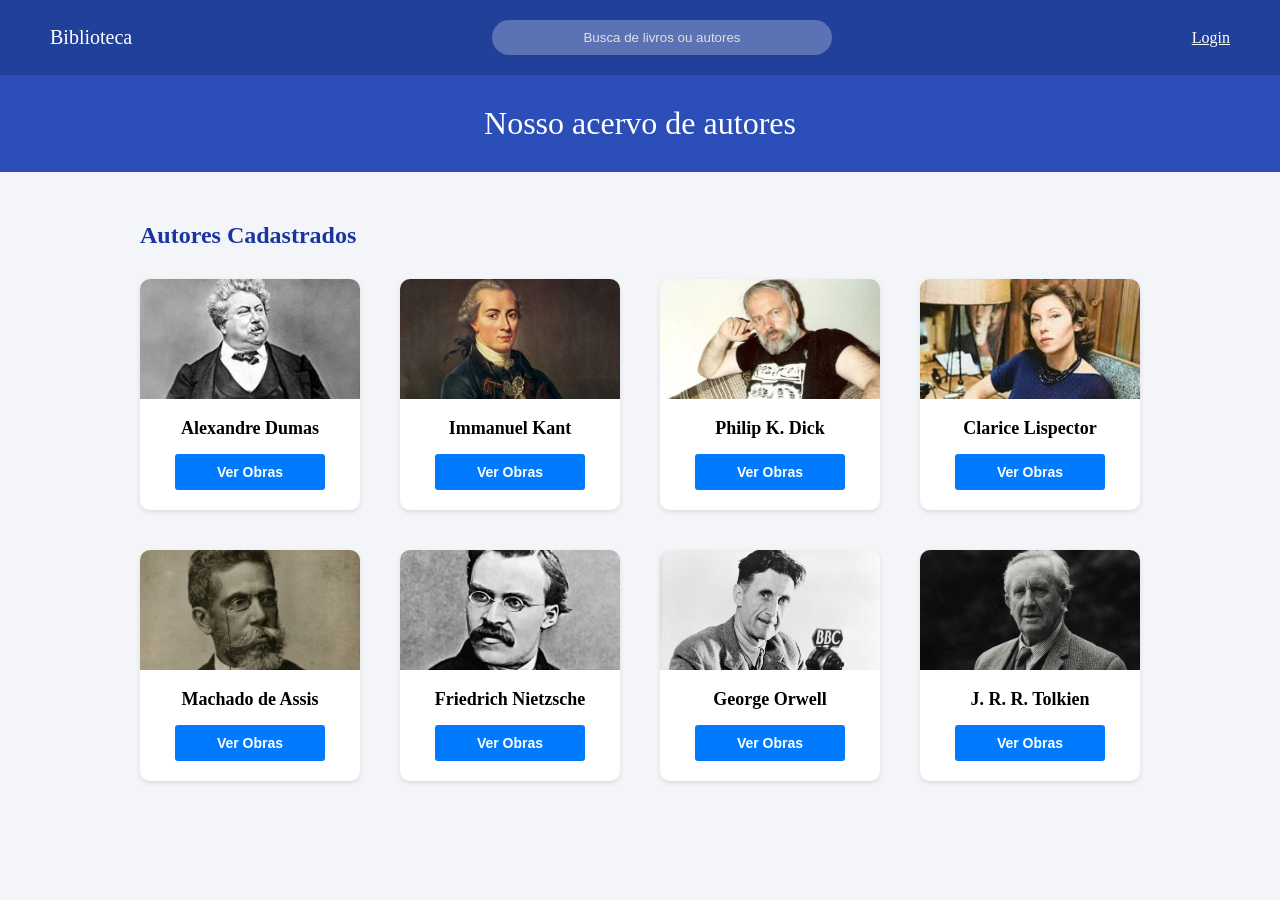
<file: public/index.html>
<!DOCTYPE html>
<html lang="pt-br">
<head>
    <meta charset="UTF-8">
    <meta name="description" content="Acervo Biblioteca">
    <meta name="author" content="João Abreu">
    <link rel="stylesheet" href="style.css">
    <title>Acervo</title>
</head>
<body>

    <header>
        <div class="logo">Biblioteca</div>
        <form class="busca">
            <input type="text" placeholder="Busca de livros ou autores">
        </form>
        <a href="#" class="link-login">Login</a>
    </header>

    <div class="faixa-azul">
        <h1>Nosso acervo de autores</h1>
    </div>

    <main class="container">
        <h2 class="titulo-secao">Autores Cadastrados</h2>

        <div class="lista-autores">
            
            <article class="cartao-autor">
                <figure>
                    <img src="Img\dumas.jpg" class="foto-autor">
                    <figcaption>Alexandre Dumas</figcaption>
                </figure>
                <button class="botao-obras">Ver Obras</button>
            </article>

            <article class="cartao-autor">
                <figure>
                    <img src="Img/kant.jpg" class="foto-autor">
                    <figcaption>Immanuel Kant</figcaption>
                </figure>
                <button class="botao-obras">Ver Obras</button>
            </article>

            <article class="cartao-autor">
                <figure>
                    <img src="Img/kdick.jpg" class="foto-autor">
                    <figcaption>Philip K. Dick</figcaption>
                </figure>
                <button class="botao-obras">Ver Obras</button>
            </article>

            <article class="cartao-autor">
                <figure>
                    <img src="Img/lispector.jpg" class="foto-autor">
                    <figcaption>Clarice Lispector</figcaption>
                </figure>
                <button class="botao-obras">Ver Obras</button>
            </article>

            <article class="cartao-autor">
                <figure>
                    <img src="Img/machado.jpg" class="foto-autor">
                    <figcaption>Machado de Assis</figcaption>
                </figure>
                <button class="botao-obras">Ver Obras</button>
            </article>

            <article class="cartao-autor">
                <figure>
                    <img src="Img/nietzsche.jpg" class="foto-autor">
                    <figcaption>Friedrich Nietzsche</figcaption>
                </figure>
                <button class="botao-obras">Ver Obras</button>
            </article>

            <article class="cartao-autor">
                <figure>
                    <img src="Img/orwell.jpg" class="foto-autor">
                    <figcaption>George Orwell</figcaption>
                </figure>
                <button class="botao-obras">Ver Obras</button>
            </article>

            <article class="cartao-autor">
                <figure>
                    <img src="Img/tolkien.jpg" class="foto-autor">
                    <figcaption>J. R. R. Tolkien</figcaption>
                </figure>
                <button class="botao-obras">Ver Obras</button>
            </article>

        </div>
    </main>

</body>
</html>
</file>
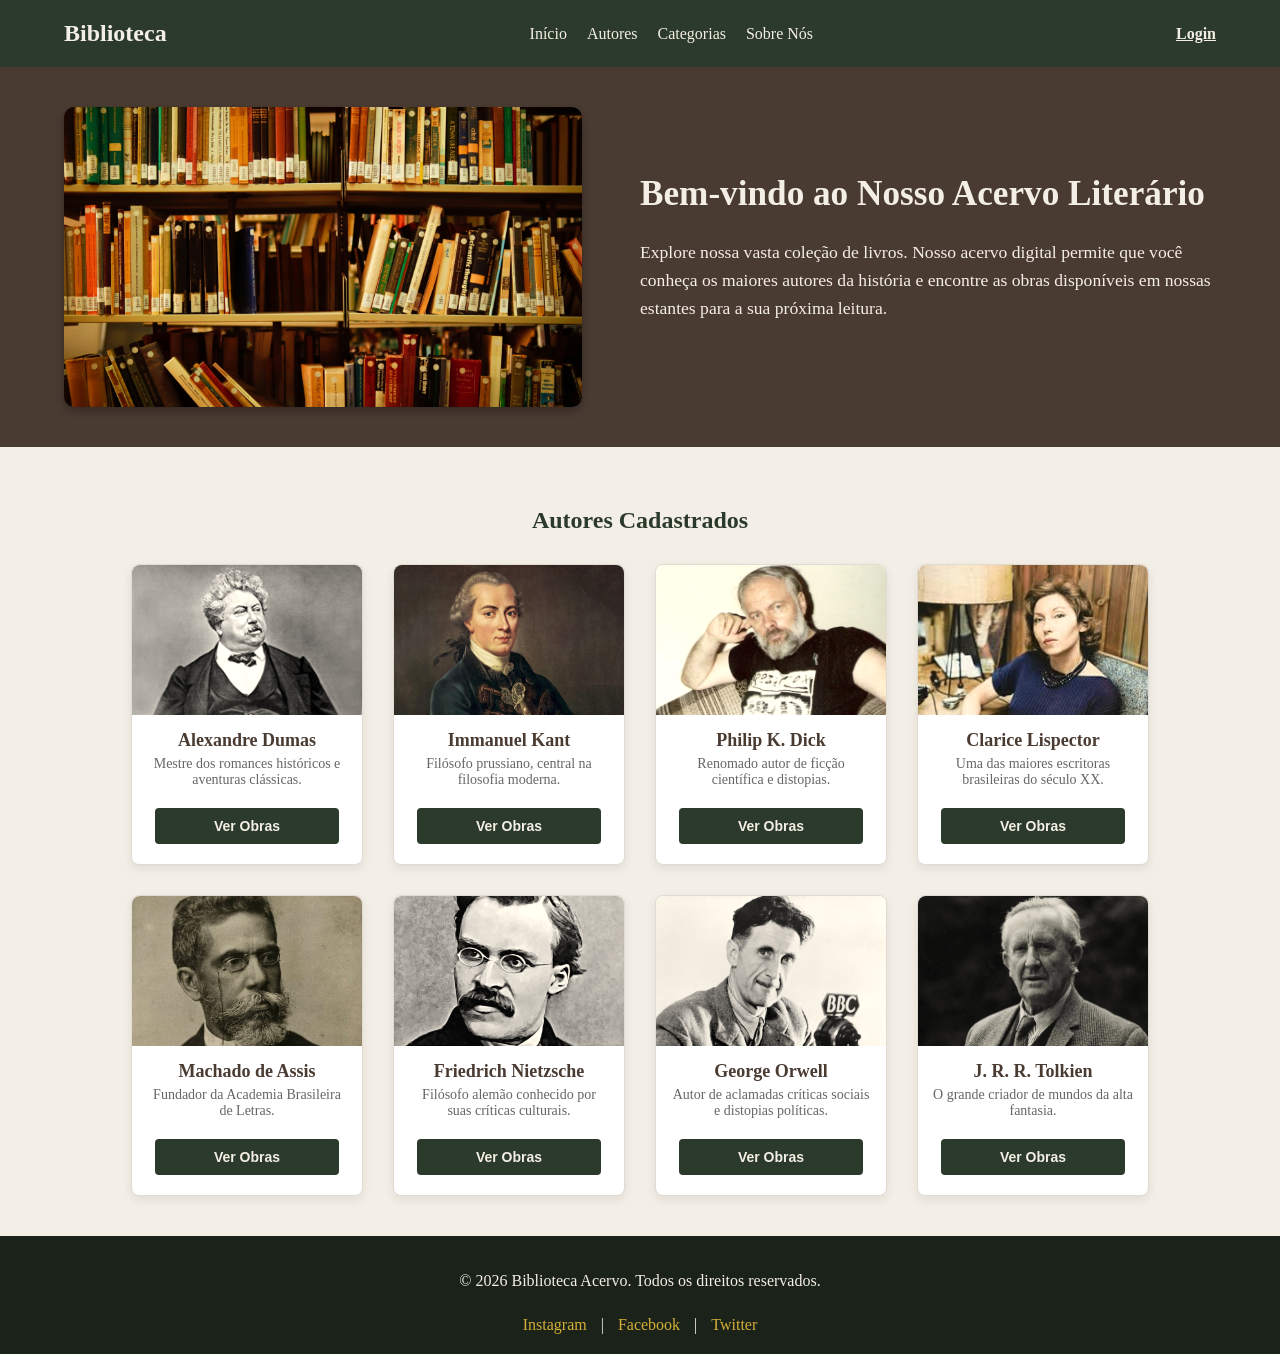
<file: home.html>
<!DOCTYPE html>
<html lang="pt-br">
<head>
    <meta charset="UTF-8">
    <meta name="viewport" content="width=device-width, initial-scale=1.0">
    <meta name="description" content="Acervo Biblioteca">
    <meta name="author" content="João Abreu">
    <link rel="stylesheet" href="css/styles.css">
    <title>Acervo da Biblioteca</title>
</head>
<body>

    <header>
        <div class="logo">Biblioteca</div>
        <nav class="menu-navegacao">
            <a href="#">Início</a>
            <a href="#">Autores</a>
            <a href="#">Categorias</a>
            <a href="#">Sobre Nós</a>
        </nav>
        <a href="#" class="link-login">Login</a>
    </header>

    <main class="secao-principal">
        <img src="img/biblioteca-principal.jpg" class="imagem-principal">
        <div class="texto-introdutorio">
            <h1>Bem-vindo ao Nosso Acervo Literário</h1>
            <p>Explore nossa vasta coleção de livros. Nosso acervo digital permite que você conheça os maiores autores da história e encontre as obras disponíveis em nossas estantes para a sua próxima leitura.</p>
        </div>
    </main>

    <section class="container sec-autores">
        <h2 class="titulo-secao">Autores Cadastrados</h2>

        <div class="lista-autores">
            
            <article class="cartao-autor">
                <img src="img/dumas.jpg" class="foto-autor">
                <h3 class="nome-autor">Alexandre Dumas</h3>
                <p class="desc-autor">Mestre dos romances históricos e aventuras clássicas.</p>
                <button class="botao-obras">Ver Obras</button>
            </article>

            <article class="cartao-autor">
                <img src="img/kant.jpg" class="foto-autor">
                <h3 class="nome-autor">Immanuel Kant</h3>
                <p class="desc-autor">Filósofo prussiano, central na filosofia moderna.</p>
                <button class="botao-obras">Ver Obras</button>
            </article>

            <article class="cartao-autor">
                <img src="img/kdick.jpg" class="foto-autor">
                <h3 class="nome-autor">Philip K. Dick</h3>
                <p class="desc-autor">Renomado autor de ficção científica e distopias.</p>
                <button class="botao-obras">Ver Obras</button>
            </article>

            <article class="cartao-autor">
                <img src="img/lispector.jpg" class="foto-autor">
                <h3 class="nome-autor">Clarice Lispector</h3>
                <p class="desc-autor">Uma das maiores escritoras brasileiras do século XX.</p>
                <button class="botao-obras">Ver Obras</button>
            </article>

            <article class="cartao-autor">
                <img src="img/machado.jpg" class="foto-autor">
                <h3 class="nome-autor">Machado de Assis</h3>
                <p class="desc-autor">Fundador da Academia Brasileira de Letras.</p>
                <button class="botao-obras">Ver Obras</button>
            </article>

            <article class="cartao-autor">
                <img src="img/nietzsche.jpg" class="foto-autor">
                <h3 class="nome-autor">Friedrich Nietzsche</h3>
                <p class="desc-autor">Filósofo alemão conhecido por suas críticas culturais.</p>
                <button class="botao-obras">Ver Obras</button>
            </article>

            <article class="cartao-autor">
                <img src="img/orwell.jpg" class="foto-autor">
                <h3 class="nome-autor">George Orwell</h3>
                <p class="desc-autor">Autor de aclamadas críticas sociais e distopias políticas.</p>
                <button class="botao-obras">Ver Obras</button>
            </article>

            <article class="cartao-autor">
                <img src="img/tolkien.jpg" class="foto-autor">
                <h3 class="nome-autor">J. R. R. Tolkien</h3>
                <p class="desc-autor">O grande criador de mundos da alta fantasia.</p>
                <button class="botao-obras">Ver Obras</button>
            </article>

        </div>
    </section>

    <footer>
        <div class="info-institucional">
            <p>&copy; 2026 Biblioteca Acervo. Todos os direitos reservados.</p>
        </div>
        <div class="redes-sociais">
            <a href="#">Instagram</a> | 
            <a href="#">Facebook</a> | 
            <a href="#">Twitter</a>
        </div>
    </footer>

</body>
</html>
</file>
<file: public/style.css>
body {
    margin: 0;
    padding: 0;
    font-family: 'Trebuchet MS';
    background-color: #f4f5f8;
}

header {
    background-color: #21409a;
    color: white;
    display: flex;
    justify-content: space-between;
    align-items: center;
    padding: 20px 50px;
}

header .logo {
    font-size: 20px;
}

.busca input {
    background-color: #5b73b5;
    border: none;
    color: white;
    padding: 10px 20px;
    border-radius: 20px;
    width: 300px;
    text-align: center;
}

.busca input::placeholder {
    color: #e0e0e0;
}

.link-login {
    color: white;
    text-decoration: underline;
    font-size: 16px;
    cursor: pointer;
}

.faixa-azul {
    background-color: #2c4eb8;
    color: white;
    text-align: center;
    padding: 30px 0;
}

.faixa-azul h1 {
    margin: 0;
    font-weight: normal;
}

.container {
    width: 1000px;
    margin: 0 auto;
    padding-top: 30px;
}

.titulo-secao {
    color: #1a369e;
    margin-bottom: 30px;
}

.lista-autores {
    display: flex;
    flex-wrap: wrap;
    justify-content: space-between;
}

.cartao-autor {
    background-color: white;
    width: 220px;
    margin-bottom: 40px;
    text-align: center;
    padding-bottom: 20px;
    box-shadow: 0px 2px 5px rgba(0,0,0,0.1); 
    border-radius: 10px;
}

.cartao-autor figure {
    margin: 0;
}

.cartao-autor figcaption {
    margin: 15px 0;
    font-size: 18px;
    font-weight: bold;
}

.foto-autor {
    height: 120px;
    width: 100%;
    object-fit: cover;
    border-top-left-radius: 10px;
    border-top-right-radius: 10px;
}

.botao-obras {
    background-color: #007bff;
    color: white;
    border: none;
    padding: 10px 0;
    width: 150px;
    font-weight: bold;
    font-size: 14px;
    border-radius: 3px;
    cursor: pointer;
}
</file>
<file: css/styles.css>
body {
    margin: 0;
    padding: 0;
    font-family: 'Georgia', serif;
    background-color: #f4efe6;
    color: #333;
}

header {
    background-color: #2b3a2a;
    color: #f4efe6;
    display: flex;
    justify-content: space-between;
    align-items: center;
    padding: 20px 5%;
}

header .logo {
    font-size: 24px;
    font-weight: bold;
}

.menu-navegacao {
    display: flex;
    gap: 20px;
}

.menu-navegacao a {
    color: #f4efe6;
    text-decoration: none;
    font-size: 16px;
    transition: 0.3s;
}

.menu-navegacao a:hover {
    color: #d4af37;
}

.link-login {
    color: #f4efe6;
    text-decoration: underline;
    font-size: 16px;
    font-weight: bold;
}

.secao-principal {
    display: flex;
    align-items: center;
    justify-content: space-between;
    background-color: #4a3b32;
    color: #f4efe6;
    padding: 40px 5%;
    gap: 30px;
}

.imagem-principal {
    width: 45%;
    border-radius: 10px;
    object-fit: cover;
    max-height: 300px;
    box-shadow: 0px 4px 8px rgba(0,0,0,0.3);
}

.texto-introdutorio {
    width: 50%;
}

.texto-introdutorio h1 {
    margin-top: 0;
    font-size: 2.2rem;
}

.texto-introdutorio p {
    font-size: 1.1rem;
    line-height: 1.6;
}

.container {
    width: 90%;
    max-width: 1100px;
    margin: 0 auto;
    padding-top: 40px;
    padding-bottom: 40px;
}

.titulo-secao {
    color: #2b3a2a;
    margin-bottom: 30px;
    text-align: center;
}

.lista-autores {
    display: flex;
    flex-wrap: wrap;
    justify-content: center;
    gap: 30px;
}

.cartao-autor {
    background-color: #ffffff;
    width: 230px;
    text-align: center;
    padding-bottom: 20px;
    box-shadow: 0px 4px 10px rgba(0,0,0,0.08); 
    border-radius: 8px;
    display: flex;
    flex-direction: column;
    justify-content: space-between;
    border: 1px solid #e0dcd3;
}

.foto-autor {
    height: 150px;
    width: 100%;
    object-fit: cover;
    border-top-left-radius: 8px;
    border-top-right-radius: 8px;
    filter: sepia(20%);
}

.nome-autor {
    margin: 15px 10px 5px 10px;
    font-size: 18px;
    color: #4a3b32;
}

.desc-autor {
    margin: 0 15px 20px 15px;
    font-size: 14px;
    color: #666;
    flex-grow: 1;
}

.botao-obras {
    background-color: #2b3a2a;
    color: #f4efe6;
    border: none;
    padding: 10px 0;
    width: 80%;
    margin: 0 auto;
    font-weight: bold;
    font-size: 14px;
    border-radius: 4px;
    cursor: pointer;
    transition: background-color 0.3s;
}

.botao-obras:hover {
    background-color: #1e291d;
}

footer {
    background-color: #1a2219;
    color: #f4efe6;
    text-align: center;
    padding: 20px;
    display: flex;
    flex-direction: column;
    align-items: center;
    gap: 10px;
}

footer .redes-sociais a {
    color: #d4af37;
    text-decoration: none;
    margin: 0 10px;
}

footer .redes-sociais a:hover {
    text-decoration: underline;
}

@media (max-width: 768px) {
    header {
        flex-direction: column;
        gap: 15px;
        text-align: center;
    }

    .menu-navegacao {
        flex-wrap: wrap;
        justify-content: center;
    }

    .secao-principal {
        flex-direction: column;
        text-align: center;
    }

    .imagem-principal, .texto-introdutorio {
        width: 100%;
    }

    .cartao-autor {
        width: 100%;
        max-width: 350px;
    }
}
</file>
